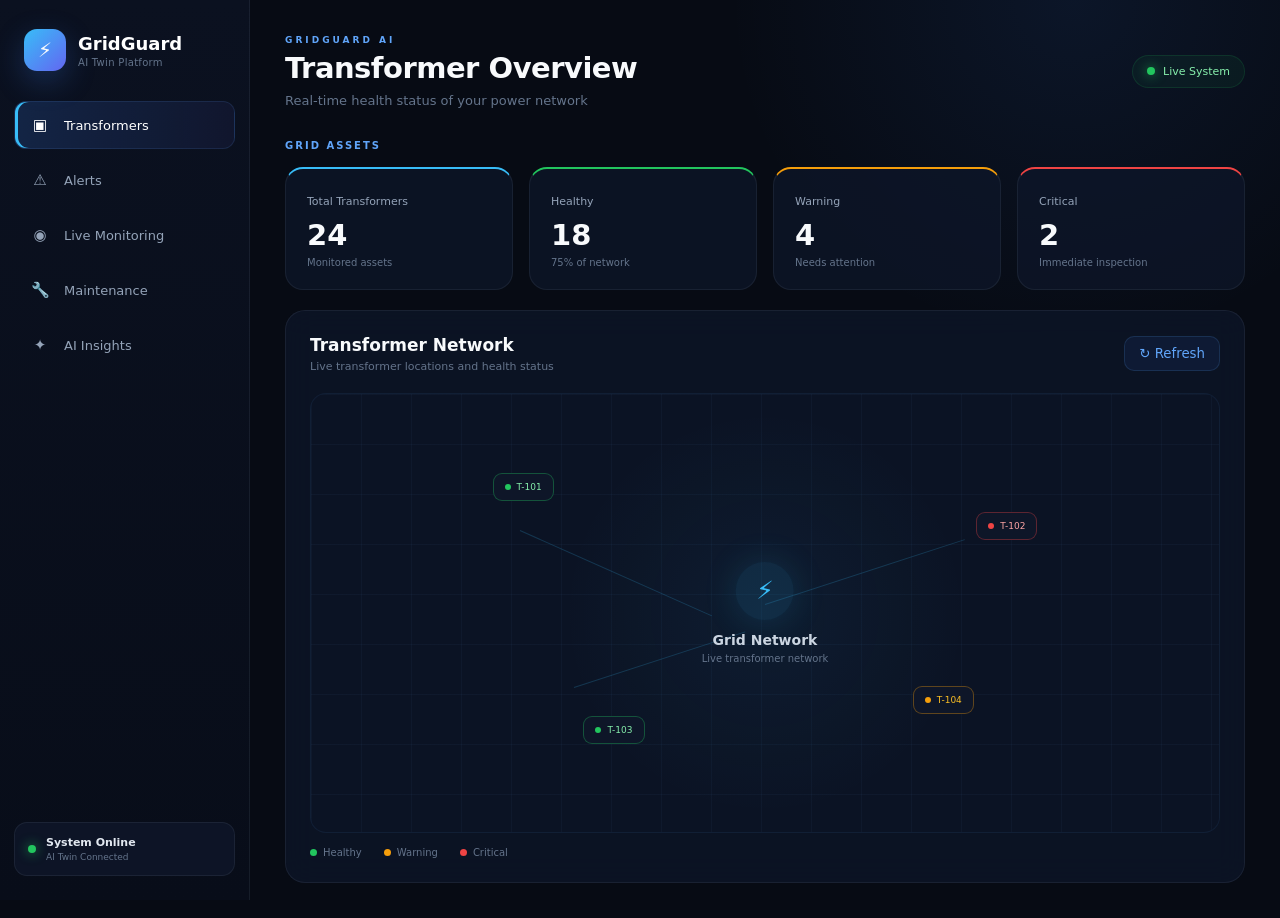
<file: index.html>
<!DOCTYPE html>
<html lang="en">
<head>
    <meta charset="UTF-8">
    <meta name="viewport" content="width=device-width, initial-scale=1.0">

    <title>GridGuard AI | Transformer Intelligence</title>

    <!-- CSS -->
    <link rel="stylesheet" href="/style.css">
</head>

<body>

<div class="app">

    <!-- ================= SIDEBAR ================= -->

    <aside class="sidebar">

        <div class="brand">

            <div class="brand-logo">⚡</div>

            <div class="brand-text">
                <h2>GridGuard</h2>
                <span>AI Twin Platform</span>
            </div>

        </div>


        <nav class="navigation" aria-label="Dashboard navigation">

            <button
                class="nav-item active"
                data-target="transformers"
                type="button">

                <span class="nav-icon">▣</span>
                <span>Transformers</span>

            </button>


            <button
                class="nav-item"
                data-target="alerts"
                type="button">

                <span class="nav-icon">⚠</span>
                <span>Alerts</span>

            </button>


            <button
                class="nav-item"
                data-target="monitoring"
                type="button">

                <span class="nav-icon">◉</span>
                <span>Live Monitoring</span>

            </button>


            <button
                class="nav-item"
                data-target="maintenance"
                type="button">

                <span class="nav-icon">🔧</span>
                <span>Maintenance</span>

            </button>


            <button
                class="nav-item"
                data-target="insights"
                type="button">

                <span class="nav-icon">✦</span>
                <span>AI Insights</span>

            </button>

        </nav>


        <div class="sidebar-footer">

            <div class="connection">

                <span class="online-dot"></span>

                <div>
                    <strong>System Online</strong>
                    <small>AI Twin Connected</small>
                </div>

            </div>

        </div>

    </aside>


    <!-- ================= MAIN CONTENT ================= -->

    <main class="main">

        <!-- TOPBAR -->

        <header class="topbar">

            <div>

                <div class="eyebrow">
                    GRIDGUARD AI
                </div>

                <h1 id="pageTitle">
                    Transformer Overview
                </h1>

                <p id="pageSubtitle">
                    Real-time health status of your power network
                </p>

            </div>


            <div class="top-status">

                <span class="online-dot"></span>

                <span>Live System</span>

            </div>

        </header>


        <!-- =================================================
             TRANSFORMERS
        ================================================== -->

        <section
            id="transformers"
            class="page active-page">

            <div class="section-label">
                GRID ASSETS
            </div>


            <div class="stats">

                <div class="stat-card blue">

                    <span>Total Transformers</span>

                    <strong id="totalTransformers">
                        24
                    </strong>

                    <small>
                        Monitored assets
                    </small>

                </div>


                <div class="stat-card green">

                    <span>Healthy</span>

                    <strong id="healthyTransformers">
                        18
                    </strong>

                    <small>
                        75% of network
                    </small>

                </div>


                <div class="stat-card orange">

                    <span>Warning</span>

                    <strong id="warningTransformers">
                        4
                    </strong>

                    <small>
                        Needs attention
                    </small>

                </div>


                <div class="stat-card red">

                    <span>Critical</span>

                    <strong id="criticalTransformers">
                        2
                    </strong>

                    <small>
                        Immediate inspection
                    </small>

                </div>

            </div>


            <div class="panel">

                <div class="panel-header">

                    <div>

                        <h2>
                            Transformer Network
                        </h2>

                        <p>
                            Live transformer locations and health status
                        </p>

                    </div>


                    <button
                        class="action-button"
                        id="refreshButton"
                        type="button">

                        ↻ Refresh

                    </button>

                </div>


                <div class="map">

                    <div class="map-grid"></div>

                    <div class="connection-line line-a"></div>
                    <div class="connection-line line-b"></div>
                    <div class="connection-line line-c"></div>


                    <div class="map-center">

                        <div class="map-pulse">
                            ⚡
                        </div>

                        <h3>
                            Grid Network
                        </h3>

                        <p>
                            Live transformer network
                        </p>

                    </div>


                    <button
                        class="transformer-marker healthy-marker marker-1"
                        data-transformer="T-101"
                        type="button">

                        <span class="marker-dot"></span>
                        T-101

                    </button>


                    <button
                        class="transformer-marker critical-marker marker-2"
                        data-transformer="T-102"
                        type="button">

                        <span class="marker-dot"></span>
                        T-102

                    </button>


                    <button
                        class="transformer-marker healthy-marker marker-3"
                        data-transformer="T-103"
                        type="button">

                        <span class="marker-dot"></span>
                        T-103

                    </button>


                    <button
                        class="transformer-marker warning-marker marker-4"
                        data-transformer="T-104"
                        type="button">

                        <span class="marker-dot"></span>
                        T-104

                    </button>

                </div>


                <div class="map-legend">

                    <span>
                        <i class="legend-dot healthy"></i>
                        Healthy
                    </span>

                    <span>
                        <i class="legend-dot warning"></i>
                        Warning
                    </span>

                    <span>
                        <i class="legend-dot critical"></i>
                        Critical
                    </span>

                </div>

            </div>

        </section>


        <!-- =================================================
             ALERTS
        ================================================== -->

        <section
            id="alerts"
            class="page">

            <div class="section-label">
                ALERT CENTER
            </div>


            <div class="panel">

                <div class="panel-header">

                    <div>

                        <h2>
                            Active Alerts
                        </h2>

                        <p>
                            Abnormal conditions detected by GridGuard AI
                        </p>

                    </div>


                    <span class="badge danger-badge">
                        2 Active
                    </span>

                </div>


                <div class="alert-list">


                    <div class="alert critical">

                        <div class="alert-icon">
                            !
                        </div>

                        <div class="alert-content">

                            <strong>
                                Transformer T-102
                            </strong>

                            <p>
                                Critical temperature and load detected.
                            </p>

                        </div>

                        <span>
                            2 min ago
                        </span>

                    </div>


                    <div class="alert warning">

                        <div class="alert-icon">
                            !
                        </div>

                        <div class="alert-content">

                            <strong>
                                Transformer T-104
                            </strong>

                            <p>
                                Abnormal vibration detected.
                            </p>

                        </div>

                        <span>
                            8 min ago
                        </span>

                    </div>


                    <div class="alert normal">

                        <div class="alert-icon">
                            ✓
                        </div>

                        <div class="alert-content">

                            <strong>
                                Transformer T-101
                            </strong>

                            <p>
                                Operating within normal parameters.
                            </p>

                        </div>

                        <span>
                            12 min ago
                        </span>

                    </div>

                </div>

            </div>


            <div class="alert-summary">

                <div>
                    <span>Critical</span>
                    <strong>1</strong>
                </div>

                <div>
                    <span>Warning</span>
                    <strong>1</strong>
                </div>

                <div>
                    <span>Resolved</span>
                    <strong>12</strong>
                </div>

            </div>

        </section>


        <!-- =================================================
             LIVE MONITORING
        ================================================== -->

        <section
            id="monitoring"
            class="page">

            <div class="section-label">
                REAL-TIME TELEMETRY
            </div>


            <div class="monitor-grid">


                <div class="sensor-card">

                    <span>
                        Temperature
                    </span>

                    <strong id="temperature">
                        72°C
                    </strong>

                    <small class="normal-text">
                        ● Normal
                    </small>

                </div>


                <div class="sensor-card">

                    <span>
                        Voltage
                    </span>

                    <strong id="voltage">
                        11.2 kV
                    </strong>

                    <small class="normal-text">
                        ● Stable
                    </small>

                </div>


                <div class="sensor-card">

                    <span>
                        Current
                    </span>

                    <strong id="current">
                        34 A
                    </strong>

                    <small class="normal-text">
                        ● Normal load
                    </small>

                </div>


                <div class="sensor-card">

                    <span>
                        Load
                    </span>

                    <strong id="load">
                        62%
                    </strong>

                    <small class="normal-text">
                        ● Safe
                    </small>

                </div>


                <div class="sensor-card">

                    <span>
                        Vibration
                    </span>

                    <strong id="vibration">
                        2.4
                    </strong>

                    <small class="normal-text">
                        ● Normal
                    </small>

                </div>


                <div class="sensor-card">

                    <span>
                        Oil Temperature
                    </span>

                    <strong id="oilTemperature">
                        68°C
                    </strong>

                    <small class="normal-text">
                        ● Normal
                    </small>

                </div>

            </div>


            <div class="panel monitoring-panel">

                <div class="panel-header">

                    <div>

                        <h2>
                            Live Sensor Stream
                        </h2>

                        <p>
                            Real-time transformer telemetry
                        </p>

                    </div>


                    <span class="live-badge">
                        ● LIVE
                    </span>

                </div>


                <div class="chart">

                    <div class="chart-line"></div>

                    <div class="chart-text">
                        LIVE TELEMETRY
                    </div>

                </div>

            </div>

        </section>


        <!-- =================================================
             MAINTENANCE
        ================================================== -->

        <section
            id="maintenance"
            class="page">

            <div class="section-label">
                ASSET MANAGEMENT
            </div>


            <div class="panel">

                <div class="panel-header">

                    <div>

                        <h2>
                            Maintenance Schedule
                        </h2>

                        <p>
                            Upcoming transformer maintenance
                        </p>

                    </div>


                    <span class="badge">
                        3 Scheduled
                    </span>

                </div>


                <div class="maintenance-list">


                    <div class="maintenance">

                        <div class="maintenance-icon">
                            🔧
                        </div>

                        <div class="maintenance-info">

                            <strong>
                                Transformer T-101
                            </strong>

                            <p>
                                Routine inspection
                            </p>

                        </div>

                        <span>
                            18 Aug 2026
                        </span>

                    </div>


                    <div class="maintenance">

                        <div class="maintenance-icon">
                            🛠
                        </div>

                        <div class="maintenance-info">

                            <strong>
                                Transformer T-106
                            </strong>

                            <p>
                                Oil quality inspection
                            </p>

                        </div>

                        <span>
                            22 Aug 2026
                        </span>

                    </div>


                    <div class="maintenance">

                        <div class="maintenance-icon">
                            🔧
                        </div>

                        <div class="maintenance-info">

                            <strong>
                                Transformer T-112
                            </strong>

                            <p>
                                Thermal inspection
                            </p>

                        </div>

                        <span>
                            27 Aug 2026
                        </span>

                    </div>

                </div>

            </div>

        </section>


        <!-- =================================================
             AI INSIGHTS
        ================================================== -->

        <section
            id="insights"
            class="page">

            <div class="section-label">
                ARTIFICIAL INTELLIGENCE
            </div>


            <div class="ai-panel">

                <div class="ai-header">

                    <div class="ai-logo">
                        ✦
                    </div>

                    <div>

                        <h2>
                            GridGuard AI Twin
                        </h2>

                        <p>
                            Intelligent transformer health prediction
                        </p>

                    </div>

                </div>


                <div class="health-score">

                    <span>
                        Network Health Score
                    </span>


                    <div class="score-row">

                        <strong>
                            86.4
                        </strong>

                        <small>
                            / 100
                        </small>

                    </div>


                    <div class="score-bar">

                        <div class="score-progress"></div>

                    </div>

                </div>


                <div class="ai-recommendation">

                    <span>
                        AI RECOMMENDATION
                    </span>

                    <h3>
                        Transformer T-102 requires inspection
                    </h3>

                    <p>
                        Elevated temperature and load conditions
                        indicate increased operational risk.
                        GridGuard recommends inspection and
                        continued monitoring.
                    </p>

                </div>


                <div class="ai-cards">

                    <div>

                        <span>
                            AI Confidence
                        </span>

                        <strong>
                            94%
                        </strong>

                    </div>


                    <div>

                        <span>
                            Risk Level
                        </span>

                        <strong class="risk-high">
                            HIGH
                        </strong>

                    </div>


                    <div>

                        <span>
                            Prediction
                        </span>

                        <strong>
                            24h
                        </strong>

                    </div>
</file>
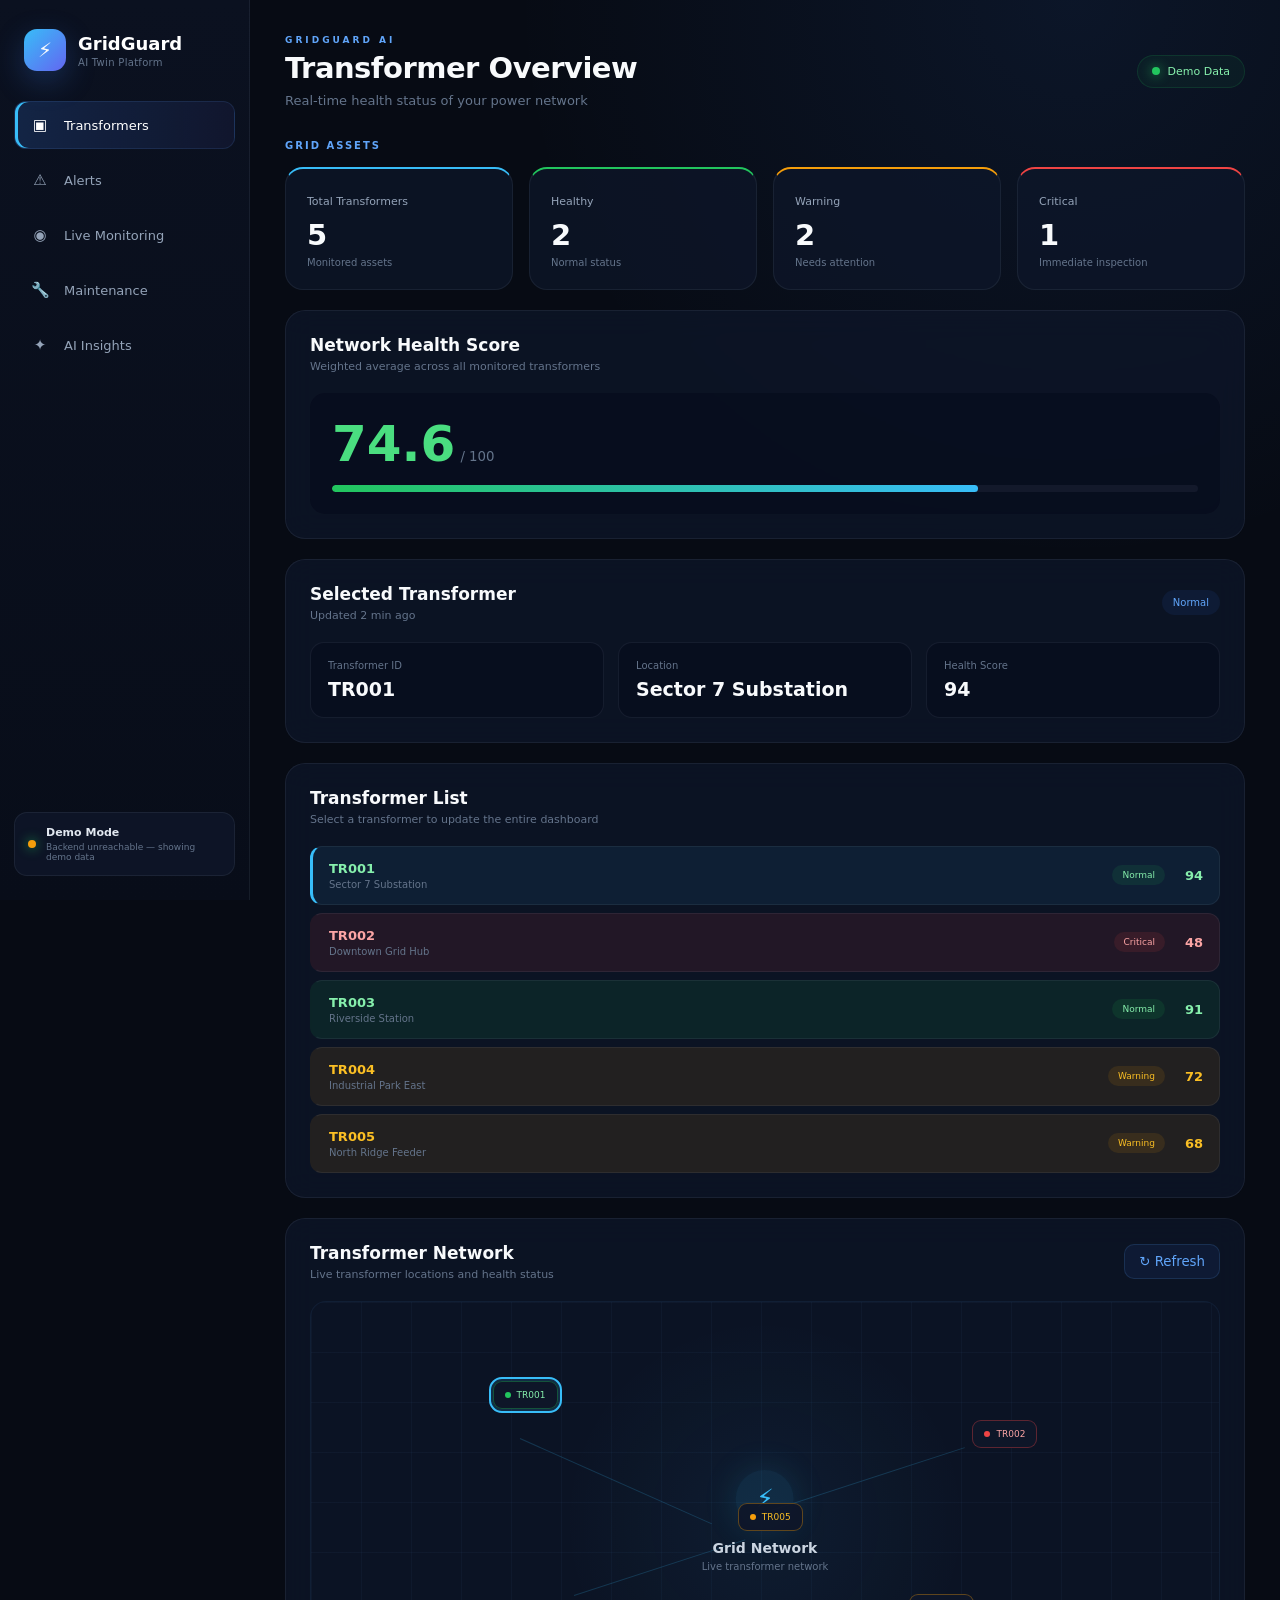
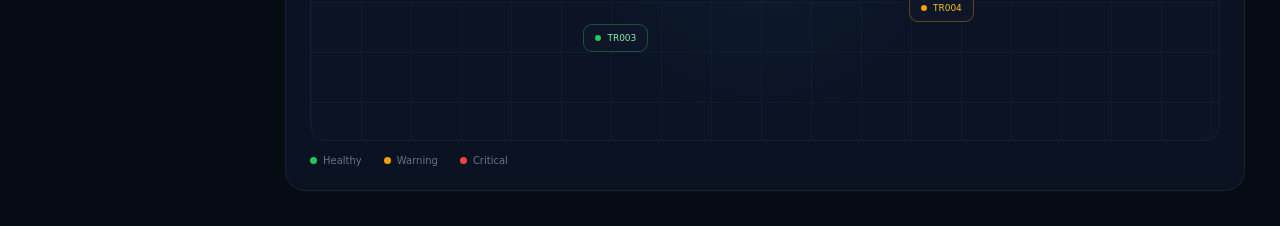
<file: templates/index.html>
<!DOCTYPE html>
<html lang="en">
<head>
    <meta charset="UTF-8">
    <meta name="viewport" content="width=device-width, initial-scale=1.0">

    <title>GridGuard AI | Transformer Intelligence</title>

    <!-- CSS -->
    <link rel="stylesheet" href="/static/style.css">
</head>

<body>

<div class="app">

    <!-- ================= SIDEBAR ================= -->

    <aside class="sidebar">

        <div class="brand">
            <div class="brand-logo">⚡</div>
            <div class="brand-text">
                <h2>GridGuard</h2>
                <span>AI Twin Platform</span>
            </div>
        </div>

        <nav class="navigation" aria-label="Dashboard navigation">

            <button class="nav-item active" data-target="transformers" type="button">
                <span class="nav-icon">▣</span>
                <span>Transformers</span>
            </button>

            <button class="nav-item" data-target="alerts" type="button">
                <span class="nav-icon">⚠</span>
                <span>Alerts</span>
            </button>

            <button class="nav-item" data-target="monitoring" type="button">
                <span class="nav-icon">◉</span>
                <span>Live Monitoring</span>
            </button>

            <button class="nav-item" data-target="maintenance" type="button">
                <span class="nav-icon">🔧</span>
                <span>Maintenance</span>
            </button>

            <button class="nav-item" data-target="insights" type="button">
                <span class="nav-icon">✦</span>
                <span>AI Insights</span>
            </button>

        </nav>

        <div class="sidebar-footer">
            <div class="connection">
                <span class="online-dot" id="connectionDot"></span>
                <div>
                    <strong id="connectionLabel">System Online</strong>
                    <small id="connectionSub">AI Twin Connected</small>
                </div>
            </div>
        </div>

    </aside>


    <!-- ================= MAIN CONTENT ================= -->

    <main class="main">

        <!-- TOPBAR -->
        <header class="topbar">
            <div>
                <div class="eyebrow">GRIDGUARD AI</div>
                <h1 id="pageTitle">Transformer Overview</h1>
                <p id="pageSubtitle">Real-time health status of your power network</p>
            </div>

            <div class="top-status">
                <span class="online-dot"></span>
                <span id="topStatusLabel">Live System</span>
            </div>
        </header>


        <!-- =================================================
             TRANSFORMERS
        ================================================== -->

        <section id="transformers" class="page active-page">

            <div class="section-label">GRID ASSETS</div>

            <div class="stats">

                <div class="stat-card blue">
                    <span>Total Transformers</span>
                    <strong id="totalTransformers">--</strong>
                    <small>Monitored assets</small>
                </div>

                <div class="stat-card green">
                    <span>Healthy</span>
                    <strong id="healthyTransformers">--</strong>
                    <small>Normal status</small>
                </div>

                <div class="stat-card orange">
                    <span>Warning</span>
                    <strong id="warningTransformers">--</strong>
                    <small>Needs attention</small>
                </div>

                <div class="stat-card red">
                    <span>Critical</span>
                    <strong id="criticalTransformers">--</strong>
                    <small>Immediate inspection</small>
                </div>

            </div>

            <div class="panel" style="margin-bottom:20px;">
                <div class="panel-header">
                    <div>
                        <h2>Network Health Score</h2>
                        <p>Weighted average across all monitored transformers</p>
                    </div>
                </div>
                <div class="health-score" style="margin-top:0;">
                    <div class="score-row">
                        <strong id="networkHealthScore">--</strong>
                        <small>/ 100</small>
                    </div>
                    <div class="score-bar">
                        <div class="score-progress" id="networkHealthBar" style="width:0%;"></div>
                    </div>
                </div>
            </div>

            <div class="panel" style="margin-bottom:20px;">
                <div class="panel-header">
                    <div>
                        <h2>Selected Transformer</h2>
                        <p id="selectedTransformerUpdated">Updated just now</p>
                    </div>
                    <span class="badge" id="selectedTransformerStatus">--</span>
                </div>

                <div class="ai-cards">
                    <div>
                        <span>Transformer ID</span>
                        <strong id="selectedTransformerId">--</strong>
                    </div>
                    <div>
                        <span>Location</span>
                        <strong id="selectedTransformerLocation">--</strong>
                    </div>
                    <div>
                        <span>Health Score</span>
                        <strong id="selectedTransformerHealth">--</strong>
                    </div>
                </div>
            </div>

            <div class="panel" style="margin-bottom:20px;">
                <div class="panel-header">
                    <div>
                        <h2>Transformer List</h2>
                        <p>Select a transformer to update the entire dashboard</p>
                    </div>
                </div>

                <div class="transformer-list" id="transformerList">
                    <!-- populated by script.js -->
                </div>
            </div>

            <div class="panel">

                <div class="panel-header">
                    <div>
                        <h2>Transformer Network</h2>
                        <p>Live transformer locations and health status</p>
                    </div>
                    <button class="action-button" id="refreshButton" type="button">↻ Refresh</button>
                </div>

                <div class="map">

                    <div class="map-grid"></div>

                    <div class="connection-line line-a"></div>
                    <div class="connection-line line-b"></div>
                    <div class="connection-line line-c"></div>

                    <div class="map-center">
                        <div class="map-pulse">⚡</div>
                        <h3>Grid Network</h3>
                        <p>Live transformer network</p>
                    </div>

                    <button class="transformer-marker healthy-marker marker-1" data-transformer="TR001" type="button">
                        <span class="marker-dot"></span>TR001
                    </button>

                    <button class="transformer-marker critical-marker marker-2" data-transformer="TR002" type="button">
                        <span class="marker-dot"></span>TR002
                    </button>

                    <button class="transformer-marker healthy-marker marker-3" data-transformer="TR003" type="button">
                        <span class="marker-dot"></span>TR003
                    </button>

                    <button class="transformer-marker warning-marker marker-4" data-transformer="TR004" type="button">
                        <span class="marker-dot"></span>TR004
                    </button>

                    <button class="transformer-marker warning-marker marker-5" data-transformer="TR005" type="button">
                        <span class="marker-dot"></span>TR005
                    </button>

                </div>

                <div class="map-legend">
                    <span><i class="legend-dot healthy"></i>Healthy</span>
                    <span><i class="legend-dot warning"></i>Warning</span>
                    <span><i class="legend-dot critical"></i>Critical</span>
                </div>

            </div>

        </section>


        <!-- =================================================
             ALERTS
        ================================================== -->

        <section id="alerts" class="page">

            <div class="section-label">ALERT CENTER</div>

            <div class="panel">

                <div class="panel-header">
                    <div>
                        <h2>Active Alerts</h2>
                        <p>Abnormal conditions detected by GridGuard AI</p>
                    </div>
                    <span class="badge danger-badge" id="activeAlertsBadge">0 Active</span>
                </div>

                <div class="alert-filters">
                    <button class="alert-filter-btn active" data-filter="all" type="button">All</button>
                    <button class="alert-filter-btn" data-filter="critical" type="button">Critical</button>
                    <button class="alert-filter-btn" data-filter="warning" type="button">Warning</button>
                    <button class="alert-filter-btn" data-filter="resolved" type="button">Resolved</button>
                </div>

                <div class="alert-list" id="alertListContainer">
                    <!-- populated by script.js -->
                </div>

            </div>

            <div class="alert-summary">
                <div>
                    <span>Critical</span>
                    <strong id="alertSummaryCritical">0</strong>
                </div>
                <div>
                    <span>Warning</span>
                    <strong id="alertSummaryWarning">0</strong>
                </div>
                <div>
                    <span>Resolved</span>
                    <strong id="alertSummaryResolved">0</strong>
                </div>
            </div>

        </section>


        <!-- =================================================
             LIVE MONITORING
        ================================================== -->

        <section id="monitoring" class="page">

            <div class="section-label">REAL-TIME TELEMETRY</div>

            <div class="monitor-grid">

                <div class="sensor-card">
                    <span>Temperature</span>
                    <strong id="temperature">-- °C</strong>
                    <small id="temperatureStatus" class="normal-text">● Normal</small>
                    <canvas class="sensor-spark" id="chart-temperature"></canvas>
                </div>

                <div class="sensor-card">
                    <span>Voltage</span>
                    <strong id="voltage">-- kV</strong>
                    <small id="voltageStatus" class="normal-text">● Stable</small>
                    <canvas class="sensor-spark" id="chart-voltage"></canvas>
                </div>

                <div class="sensor-card">
                    <span>Current</span>
                    <strong id="current">-- A</strong>
                    <small id="currentStatus" class="normal-text">● Normal load</small>
                    <canvas class="sensor-spark" id="chart-current"></canvas>
                </div>

                <div class="sensor-card">
                    <span>Load</span>
                    <strong id="load">-- %</strong>
                    <small id="loadStatus" class="normal-text">● Safe</small>
                    <canvas class="sensor-spark" id="chart-load"></canvas>
                </div>

                <div class="sensor-card">
                    <span>Vibration</span>
                    <strong id="vibration">--</strong>
                    <small id="vibrationStatus" class="normal-text">● Normal</small>
                    <canvas class="sensor-spark" id="chart-vibration"></canvas>
                </div>

                <div class="sensor-card">
                    <span>Oil Temperature</span>
                    <strong id="oilTemperature">-- °C</strong>
                    <small id="oilTemperatureStatus" class="normal-text">● Normal</small>
                    <canvas class="sensor-spark" id="chart-oilTemperature"></canvas>
                </div>

            </div>

            <div class="panel monitoring-panel">
                <div class="panel-header">
                    <div>
                        <h2>Live Sensor Stream</h2>
                        <p>Real-time transformer telemetry — updates every few seconds</p>
                    </div>
                    <span class="live-badge">● LIVE</span>
                </div>
                <p style="color:#64748b; font-size:11px;">
                    Each sensor card above shows its own live trend line. Values simulate small
                    real-time fluctuations around the selected transformer's current readings.
                </p>
            </div>

        </section>


        <!-- =================================================
             MAINTENANCE
        ================================================== -->

        <section id="maintenance" class="page">

            <div class="section-label">ASSET MANAGEMENT</div>

            <div class="panel">
                <div class="panel-header">
                    <div>
                        <h2>Maintenance Schedule</h2>
                        <p>Upcoming transformer maintenance</p>
                    </div>
                    <span class="badge">Scheduled</span>
                </div>

                <div class="maintenance-list" id="maintenanceListContainer">
                    <!-- populated by script.js -->
                </div>
            </div>

        </section>


        <!-- =================================================
             AI INSIGHTS
        ================================================== -->

        <section id="insights" class="page">

            <div class="section-label">ARTIFICIAL INTELLIGENCE</div>

            <div class="ai-panel">

                <div class="ai-header">
                    <div class="ai-logo">✦</div>
                    <div>
                        <h2>GridGuard AI Twin — <span id="aiTransformerId">--</span></h2>
                        <p>Intelligent transformer health prediction</p>
                    </div>
                </div>

                <div class="health-score">
                    <span>AI Twin Health Score</span>
                    <div class="score-row">
                        <strong id="aiHealthScore">--</strong>
                        <small>/ 100</small>
                    </div>
                    <div class="score-bar">
                        <div class="score-progress" id="aiHealthBar" style="width:0%;"></div>
                    </div>
                </div>

                <div class="ai-recommendation">
                    <span>AI RECOMMENDATION</span>
                    <h3 id="aiTransformerHeadline">AI Recommendation</h3>
                    <p id="aiRecommendationText">--</p>
                </div>

                <div class="ai-recommendation" style="border-left-color:#38bdf8; background: rgba(56,189,248,.06); margin-top:14px;">
                    <span style="color:#7dd3fc;">AI PREDICTION</span>
                    <p id="aiPredictionText" style="margin-top:8px;">--</p>
                </div>

                <div class="ai-cards">

                    <div>
                        <span>AI Confidence</span>
                        <strong id="aiConfidence">--</strong>
                    </div>

                    <div>
                        <span>Risk Level</span>
                        <strong class="risk-normal" id="aiRiskLevel">--</strong>
                    </div>

                    <div>
                        <span>Contributing Factors</span>
                        <div class="factor-list" id="aiFactors"></div>
                    </div>

                </div>

            </div>

        </section>

    </main>

</div>

<script src="/static/script.js"></script>

</body>
</html>
</file>
<file: style.css>
/* =========================================================
   GRIDGUARD AI
   PREMIUM DARK ENERGY DASHBOARD
========================================================= */

* {
    margin: 0;
    padding: 0;
    box-sizing: border-box;
}


:root {

    --bg: #070b14;
    --sidebar: #0b1120;
    --card: #0f172a;
    --card-light: #111c31;

    --border: rgba(148,163,184,0.10);

    --text: #f8fafc;
    --muted: #64748b;
    --muted-light: #94a3b8;

    --blue: #38bdf8;
    --green: #22c55e;
    --orange: #f59e0b;
    --red: #ef4444;
    --purple: #8b5cf6;
}


html {
    scroll-behavior: smooth;
}


body {

    font-family:
        Inter,
        system-ui,
        -apple-system,
        BlinkMacSystemFont,
        "Segoe UI",
        sans-serif;

    background: var(--bg);

    color: var(--text);

    min-height: 100vh;

    overflow-x: hidden;
}


/* =========================================================
   APP
========================================================= */

.app {
    min-height: 100vh;
}


/* =========================================================
   SIDEBAR
========================================================= */

.sidebar {

    position: fixed;

    left: 0;
    top: 0;

    width: 250px;
    height: 100vh;

    background:
        linear-gradient(
            180deg,
            #0b1120 0%,
            #080d19 100%
        );

    border-right:
        1px solid var(--border);

    padding: 24px 14px;

    display: flex;
    flex-direction: column;

    z-index: 1000;
}


/* BRAND */

.brand {

    display: flex;

    align-items: center;

    gap: 12px;

    padding:
        5px 10px 30px;
}


.brand-logo {

    width: 42px;
    height: 42px;

    flex-shrink: 0;

    border-radius: 13px;

    display: flex;

    align-items: center;
    justify-content: center;

    font-size: 20px;

    background:
        linear-gradient(
            135deg,
            #38bdf8,
            #6366f1
        );

    box-shadow:
        0 10px 30px
        rgba(59,130,246,.25);
}


.brand h2 {

    font-size: 18px;

    color: white;
}


.brand span {

    display: block;

    margin-top: 3px;

    color: #64748b;

    font-size: 10px;

    letter-spacing: .3px;
}


/* =========================================================
   NAVIGATION
========================================================= */

.navigation {

    display: flex;

    flex-direction: column;

    gap: 7px;
}


.nav-item {

    width: 100%;

    min-height: 48px;

    border: 1px solid transparent;

    outline: none;

    background: transparent;

    color: #94a3b8;

    padding: 12px 14px;

    border-radius: 12px;

    display: flex;

    align-items: center;

    gap: 13px;

    font-family: inherit;

    font-size: 13px;

    cursor: pointer;

    text-align: left;

    transition:
        background .2s ease,
        color .2s ease,
        transform .2s ease,
        border .2s ease;
}


.nav-item:hover {

    background:
        rgba(59,130,246,.08);

    color: #e2e8f0;

    transform:
        translateX(2px);
}


.nav-item:focus-visible {

    outline:
        2px solid var(--blue);

    outline-offset: 2px;
}


.nav-item.active {

    color: white;

    background:
        linear-gradient(
            90deg,
            rgba(59,130,246,.18),
            rgba(99,102,241,.07)
        );

    border:
        1px solid
        rgba(96,165,250,.12);

    box-shadow:
        inset 3px 0 0 #38bdf8;
}


.nav-icon {

    width: 22px;

    flex-shrink: 0;

    text-align: center;

    font-size: 15px;
}


/* =========================================================
   SIDEBAR FOOTER
========================================================= */

.sidebar-footer {

    margin-top: auto;
}


.connection {

    display: flex;

    align-items: center;

    gap: 10px;

    padding: 13px;

    border-radius: 13px;

    background:
        rgba(15,23,42,.8);

    border:
        1px solid var(--border);
}


.connection strong {

    display: block;

    font-size: 11px;

    color: #e2e8f0;
}


.connection small {

    display: block;

    margin-top: 3px;

    color: #64748b;

    font-size: 9px;
}


.online-dot {

    width: 8px;
    height: 8px;

    flex-shrink: 0;

    display: inline-block;

    border-radius: 50%;

    background: #22c55e;

    box-shadow:
        0 0 12px
        rgba(34,197,94,.8);
}


/* =========================================================
   MAIN
========================================================= */

.main {

    margin-left: 250px;

    min-height: 100vh;

    padding: 35px;

    background:

        radial-gradient(
            circle at 80% 0%,
            rgba(59,130,246,.09),
            transparent 28%
        ),

        #070b14;
}


/* =========================================================
   TOPBAR
========================================================= */

.topbar {

    display: flex;

    justify-content: space-between;

    align-items: center;

    gap: 20px;

    margin-bottom: 32px;
}


.eyebrow {

    color: #60a5fa;

    font-size: 9px;

    font-weight: 700;

    letter-spacing: 3px;

    margin-bottom: 6px;
}


.topbar h1 {

    font-size: 29px;

    line-height: 1.2;

    letter-spacing: -.5px;
}


.topbar p {

    margin-top: 7px;

    color: var(--muted);

    font-size: 13px;
}


.top-status {

    display: flex;

    align-items: center;

    gap: 8px;

    padding: 9px 14px;

    border-radius: 20px;

    white-space: nowrap;

    background:
        rgba(34,197,94,.06);

    border:
        1px solid
        rgba(34,197,94,.14);

    color: #86efac;

    font-size: 11px;
}


/* =========================================================
   PAGE SYSTEM
========================================================= */

.page {

    display: none;

    animation:
        pageIn .25s ease;
}


.page.active-page {

    display: block;
}


@keyframes pageIn {

    from {

        opacity: 0;

        transform:
            translateY(8px);
    }

    to {

        opacity: 1;

        transform:
            translateY(0);
    }
}


.section-label {

    color: #60a5fa;

    font-size: 10px;

    font-weight: 700;

    letter-spacing: 2px;

    margin-bottom: 16px;
}


/* =========================================================
   STATS
========================================================= */

.stats {

    display: grid;

    grid-template-columns:
        repeat(4,1fr);

    gap: 16px;

    margin-bottom: 20px;
}


.stat-card {

    padding: 21px;

    border-radius: 18px;

    background:
        rgba(15,23,42,.72);

    border:
        1px solid var(--border);

    transition:
        transform .2s ease,
        border-color .2s ease;
}


.stat-card:hover {

    transform:
        translateY(-3px);

    border-color:
        rgba(96,165,250,.18);
}


.stat-card span {

    color: #94a3b8;

    font-size: 11px;
}


.stat-card strong {

    display: block;

    margin-top: 9px;

    font-size: 29px;
}


.stat-card small {

    display: block;

    margin-top: 5px;

    color: #64748b;

    font-size: 10px;
}


.stat-card.blue {
    border-top: 2px solid var(--blue);
}

.stat-card.green {
    border-top: 2px solid var(--green);
}

.stat-card.orange {
    border-top: 2px solid var(--orange);
}

.stat-card.red {
    border-top: 2px solid var(--red);
}


/* =========================================================
   PANELS
========================================================= */

.panel {

    padding: 24px;

    border-radius: 20px;

    background:
        rgba(15,23,42,.72);

    border:
        1px solid var(--border);

    backdrop-filter:
        blur(15px);
}


.panel-header {

    display: flex;

    align-items: center;

    justify-content: space-between;

    gap: 15px;

    margin-bottom: 20px;
}


.panel-header h2 {

    font-size: 17px;
}


.panel-header p {

    margin-top: 5px;

    color: var(--muted);

    font-size: 11px;
}


.action-button {

    border:
        1px solid
        rgba(96,165,250,.15);

    background:
        rgba(59,130,246,.08);

    color: #60a5fa;

    padding: 9px 14px;

    border-radius: 10px;

    font-family: inherit;

    cursor: pointer;

    transition:
        .2s ease;
}


.action-button:hover {

    background:
        rgba(59,130,246,.16);

    transform:
        translateY(-1px);
}


.badge {

    padding: 7px 11px;

    border-radius: 20px;

    background:
        rgba(59,130,246,.08);

    color: #60a5fa;

    font-size: 10px;

    white-space: nowrap;
}


.danger-badge {

    color: #fca5a5;

    background:
        rgba(239,68,68,.08);
}


/* =========================================================
   MAP
========================================================= */

.map {

    position: relative;

    height: 440px;

    overflow: hidden;

    border-radius: 16px;

    border:
        1px solid
        rgba(96,165,250,.08);

    background:
        radial-gradient(
            circle at center,
            rgba(56,189,248,.06),
            transparent 40%
        ),

        #0b1324;
}


.map-grid {

    position: absolute;

    inset: 0;

    background-image:

        linear-gradient(
            rgba(96,165,250,.045) 1px,
            transparent 1px
        ),

        linear-gradient(
            90deg,
            rgba(96,165,250,.045) 1px,
            transparent 1px
        );

    background-size:
        50px 50px;
}


.map-center {

    position: absolute;

    top: 50%;
    left: 50%;

    transform:
        translate(-50%,-50%);

    text-align: center;

    color: #64748b;

    z-index: 5;
}


.map-pulse {

    width: 58px;
    height: 58px;

    margin:
        0 auto 12px;

    border-radius: 50%;

    display: flex;

    align-items: center;
    justify-content: center;

    background:
        rgba(56,189,248,.1);

    color: #38bdf8;

    font-size: 25px;

    box-shadow:
        0 0 35px
        rgba(56,189,248,.15);

    animation:
        pulse 2s infinite;
}


@keyframes pulse {

    0%,100% {
        transform: scale(1);
    }

    50% {
        transform: scale(1.08);
    }
}


.map-center h3 {

    color: #cbd5e1;

    font-size: 14px;
}


.map-center p {

    margin-top: 5px;

    font-size: 10px;
}


/* CONNECTION LINES */

.connection-line {

    position: absolute;

    height: 1px;

    background:
        rgba(56,189,248,.2);

    transform-origin: left center;

    z-index: 1;
}


.line-a {

    width: 210px;

    left: 23%;

    top: 31%;

    transform:
        rotate(24deg);
}


.line-b {

    width: 210px;

    left: 50%;

    top: 48%;

    transform:
        rotate(-18deg);
}


.line-c {

    width: 180px;

    left: 29%;

    top: 67%;

    transform:
        rotate(-18deg);
}


/* TRANSFORMER MARKERS */

.transformer-marker {

    position: absolute;

    padding: 8px 11px;

    border-radius: 9px;

    display: flex;

    align-items: center;

    gap: 6px;

    font-family: inherit;

    font-size: 9px;

    cursor: pointer;

    z-index: 10;

    transition:
        transform .2s ease,
        box-shadow .2s ease;
}


.transformer-marker:hover {

    transform:
        scale(1.08);
}


.healthy-marker {

    background:
        rgba(15,23,42,.95);

    border:
        1px solid
        rgba(34,197,94,.35);

    color: #86efac;
}


.warning-marker {

    background:
        rgba(15,23,42,.95);

    border:
        1px solid
        rgba(245,158,11,.35);

    color: #fbbf24;
}


.critical-marker {

    background:
        rgba(15,23,42,.95);

    border:
        1px solid
        rgba(239,68,68,.35);

    color: #fca5a5;
}


.marker-dot {

    width: 6px;
    height: 6px;

    border-radius: 50%;
}


.healthy-marker .marker-dot {
    background: var(--green);
}

.warning-marker .marker-dot {
    background: var(--orange);
}

.critical-marker .marker-dot {
    background: var(--red);
}


.marker-1 {
    top: 18%;
    left: 20%;
}


.marker-2 {
    top: 27%;
    right: 20%;
}


.marker-3 {
    bottom: 20%;
    left: 30%;
}


.marker-4 {
    bottom: 27%;
    right: 27%;
}


/* MAP LEGEND */

.map-legend {

    display: flex;

    align-items: center;

    gap: 22px;

    margin-top: 14px;

    color: #64748b;

    font-size: 10px;
}


.map-legend span {

    display: flex;

    align-items: center;

    gap: 6px;
}


.legend-dot {

    width: 7px;
    height: 7px;

    border-radius: 50%;

    display: inline-block;
}


.legend-dot.healthy {
    background: var(--green);
}

.legend-dot.warning {
    background: var(--orange);
}

.legend-dot.critical {
    background: var(--red);
}


/* =========================================================
   ALERTS
========================================================= */

.alert-list {

    display: flex;

    flex-direction: column;

    gap: 10px;
}


.alert {

    display: flex;

    align-items: center;

    gap: 13px;

    padding: 16px;

    border-radius: 14px;

    background:
        rgba(30,41,59,.5);

    border:
        1px solid var(--border);

    transition:
        transform .2s ease;
}


.alert:hover {

    transform:
        translateX(3px);
}


.alert-icon {

    width: 34px;
    height: 34px;

    flex-shrink: 0;

    border-radius: 10px;

    display: flex;

    align-items: center;
    justify-content: center;

    font-weight: bold;
}


.alert.critical .alert-icon {

    background:
        rgba(239,68,68,.12);

    color: #f87171;
}


.alert.warning .alert-icon {

    background:
        rgba(245,158,11,.12);

    color: #fbbf24;
}


.alert.normal .alert-icon {

    background:
        rgba(34,197,94,.12);

    color: #4ade80;
}


.alert-content {

    flex: 1;
}


.alert-content strong {

    font-size: 12px;
}


.alert-content p {

    margin-top: 4px;

    color: #64748b;

    font-size: 10px;
}


.alert > span:last-child {

    color: #64748b;

    font-size: 9px;
}


.alert-summary {

    display: grid;

    grid-template-columns:
        repeat(3,1fr);

    gap: 14px;

    margin-top: 20px;
}


.alert-summary div {

    padding: 18px;

    border-radius: 16px;

    background:
        rgba(15,23,42,.7);

    border:
        1px solid var(--border);
}


.alert-summary span {

    display: block;

    color: #64748b;

    font-size: 10px;
}


.alert-summary strong {

    display: block;

    margin-top: 7px;

    font-size: 24px;
}


/* =========================================================
   MONITORING
========================================================= */

.monitor-grid {

    display: grid;

    grid-template-columns:
        repeat(3,1fr);

    gap: 16px;

    margin-bottom: 20px;
}


.sensor-card {

    padding: 22px;

    border-radius: 18px;

    background:
        rgba(15,23,42,.72);

    border:
        1px solid var(--border);

    transition:
        transform .2s ease;
}


.sensor-card:hover {

    transform:
        translateY(-3px);
}


.sensor-card span {

    color: #64748b;

    font-size: 11px;
}


.sensor-card strong {

    display: block;

    margin: 9px 0;

    font-size: 28px;
}


.sensor-card small {

    font-size: 10px;
}


.normal-text {

    color: #4ade80;
}


.live-badge {

    color: #4ade80;

    font-size: 10px;
}


.chart {

    position: relative;

    height: 230px;

    overflow: hidden;

    border-radius: 14px;

    background:

        linear-gradient(
            rgba(56,189,248,.025) 1px,
            transparent 1px
        ),

        linear-gradient(
            90deg,
            rgba(56,189,248,.025) 1px,
            transparent 1px
        );

    background-size:
        40px 40px;
}


.chart-line {

    position: absolute;

    left: 5%;
    right: 5%;

    top: 55%;

    height: 2px;

    background:
        #38bdf8;

    transform:
        skewY(-8deg);

    box-shadow:
        0 0 15px
        rgba(56,189,248,.6);
}


.chart-text {

    position: absolute;

    left: 50%;
    top: 50%;

    transform:
        translate(-50%,-50%);

    color: #334155;

    font-size: 10px;

    letter-spacing: 2px;
}


/* =========================================================
   MAINTENANCE
========================================================= */

.maintenance-list {

    display: flex;

    flex-direction: column;
}


.maintenance {

    display: flex;

    align-items: center;

    gap: 14px;

    padding: 17px 4px;

    border-bottom:
        1px solid
        rgba(148,163,184,.07);
}


.maintenance:last-child {

    border-bottom: none;
}


.maintenance-icon {

    width: 38px;
    height: 38px;

    flex-shrink: 0;

    display: flex;

    align-items: center;
    justify-content: center;

    border-radius: 11px;

    background:
        rgba(59,130,246,.08);
}


.maintenance-info {

    flex: 1;
}


.maintenance strong {

    font-size: 12px;
}


.maintenance p {

    margin-top: 4px;

    color: #64748b;

    font-size: 10px;
}


.maintenance > span {

    color: #60a5fa;

    font-size: 10px;
}


/* =========================================================
   AI INSIGHTS
========================================================= */

.ai-panel {

    padding: 30px;

    border-radius: 22px;

    background:

        radial-gradient(
            circle at 90% 10%,
            rgba(139,92,246,.12),
            transparent 35%
        ),

        rgba(15,23,42,.8);

    border:
        1px solid
        rgba(139,92,246,.15);
}


.ai-header {

    display: flex;

    align-items: center;

    gap: 14px;
}


.ai-logo {

    width: 48px;
    height: 48px;

    display: flex;

    align-items: center;
    justify-content: center;

    border-radius: 14px;

    background:
        rgba(139,92,246,.12);

    color: #a78bfa;

    font-size: 22px;
}


.ai-header h2 {

    font-size: 18px;
}


.ai-header p {

    margin-top: 4px;

    color: #64748b;

    font-size: 11px;
}


.health-score {

    margin-top: 35px;

    padding: 22px;

    border-radius: 15px;

    background:
        rgba(2,6,23,.4);
}


.health-score > span {

    display: block;

    color: #94a3b8;

    font-size: 11px;
}


.score-row {

    display: flex;

    align-items: baseline;

    gap: 5px;
}


.health-score strong {

    font-size: 50px;

    color: #4ade80;
}


.health-score small {

    color: #64748b;
}


.score-bar {

    height: 7px;

    margin-top: 12px;

    overflow: hidden;

    border-radius: 10px;

    background:
        rgba(148,163,184,.08);
}


.score-progress {

    width: 86.4%;

    height: 100%;

    border-radius: inherit;

    background:
        linear-gradient(
            90deg,
            #22c55e,
            #38bdf8
        );
}


.ai-recommendation {

    margin-top: 16px;

    padding: 20px;

    border-left:
        3px solid #8b5cf6;

    border-radius: 8px;

    background:
        rgba(139,92,246,.06);
}


.ai-recommendation span {

    color: #a78bfa;

    font-size: 9px;

    font-weight: bold;

    letter-spacing: 1px;
}


.ai-recommendation h3 {

    margin-top: 7px;

    font-size: 14px;
}


.ai-recommendation p {

    margin-top: 8px;

    color: #94a3b8;

    line-height: 1.6;

    font-size: 11px;
}


.ai-cards {

    display: grid;

    grid-template-columns:
        repeat(3,1fr);

    gap: 14px;

    margin-top: 16px;
}


.ai-cards div {

    padding: 17px;

    border-radius: 14px;

    background:
        rgba(2,6,23,.35);

    border:
        1px solid
        var(--border);
}


.ai-cards span {

    display: block;

    color: #64748b;

    font-size: 10px;
}


.ai-cards strong {

    display: block;

    margin-top: 7px;

    font-size: 19px;
}


.risk-high {

    color: #f87171;
}


/* =========================================================
   RESPONSIVE
========================================================= */

@media(max-width:1100px) {

    .stats {

        grid-template-columns:
            repeat(2,1fr);
    }

    .monitor-grid {

        grid-template-columns:
            repeat(2,1fr);
    }

}


@media(max-width:700px) {

    .sidebar {

        width: 70px;

        padding: 20px 8px;
    }


    .brand {

        justify-content: center;

        padding-left: 0;
        padding-right: 0;
    }


    .brand-text,
    .connection div,
    .nav-item span:last-child {

        display: none;
    }


    .nav-item {

        justify-content: center;

        padding: 12px;
    }


    .nav-icon {

        width: auto;
    }


    .main {

        margin-left: 70px;

        padding: 20px;
    }


    .topbar {

        align-items: flex-start;

        flex-direction: column;
    }


    .topbar h1 {

        font-size: 23px;
    }


    .stats,
    .monitor-grid,
    .alert-summary,
    .ai-cards {

        grid-template-columns: 1fr;
    }


    .panel {

        padding: 17px;
    }


    .map {

        height: 350px;
    }


    .panel-header {

        align-items: flex-start;

        flex-direction: column;
    }


    .maintenance {

        align-items: flex-start;

        flex-wrap: wrap;
    }


    .maintenance > span {

        margin-left: 52px;
    }

}
</file>
<file: static/style.css>
/* =========================================================
   GRIDGUARD AI
   PREMIUM DARK ENERGY DASHBOARD
========================================================= */

* {
    margin: 0;
    padding: 0;
    box-sizing: border-box;
}


:root {

    --bg: #070b14;
    --sidebar: #0b1120;
    --card: #0f172a;
    --card-light: #111c31;

    --border: rgba(148,163,184,0.10);

    --text: #f8fafc;
    --muted: #64748b;
    --muted-light: #94a3b8;

    --blue: #38bdf8;
    --green: #22c55e;
    --orange: #f59e0b;
    --red: #ef4444;
    --purple: #8b5cf6;
}


html {
    scroll-behavior: smooth;
}


body {

    font-family:
        Inter,
        system-ui,
        -apple-system,
        BlinkMacSystemFont,
        "Segoe UI",
        sans-serif;

    background: var(--bg);

    color: var(--text);

    min-height: 100vh;

    overflow-x: hidden;
}


/* =========================================================
   APP
========================================================= */

.app {
    min-height: 100vh;
}


/* =========================================================
   SIDEBAR
========================================================= */

.sidebar {

    position: fixed;

    left: 0;
    top: 0;

    width: 250px;
    height: 100vh;

    background:
        linear-gradient(
            180deg,
            #0b1120 0%,
            #080d19 100%
        );

    border-right:
        1px solid var(--border);

    padding: 24px 14px;

    display: flex;
    flex-direction: column;

    z-index: 1000;
}


/* BRAND */

.brand {

    display: flex;

    align-items: center;

    gap: 12px;

    padding:
        5px 10px 30px;
}


.brand-logo {

    width: 42px;
    height: 42px;

    flex-shrink: 0;

    border-radius: 13px;

    display: flex;

    align-items: center;
    justify-content: center;

    font-size: 20px;

    background:
        linear-gradient(
            135deg,
            #38bdf8,
            #6366f1
        );

    box-shadow:
        0 10px 30px
        rgba(59,130,246,.25);
}


.brand h2 {

    font-size: 18px;

    color: white;
}


.brand span {

    display: block;

    margin-top: 3px;

    color: #64748b;

    font-size: 10px;

    letter-spacing: .3px;
}


/* =========================================================
   NAVIGATION
========================================================= */

.navigation {

    display: flex;

    flex-direction: column;

    gap: 7px;
}


.nav-item {

    width: 100%;

    min-height: 48px;

    border: 1px solid transparent;

    outline: none;

    background: transparent;

    color: #94a3b8;

    padding: 12px 14px;

    border-radius: 12px;

    display: flex;

    align-items: center;

    gap: 13px;

    font-family: inherit;

    font-size: 13px;

    cursor: pointer;

    text-align: left;

    transition:
        background .2s ease,
        color .2s ease,
        transform .2s ease,
        border .2s ease;
}


.nav-item:hover {

    background:
        rgba(59,130,246,.08);

    color: #e2e8f0;

    transform:
        translateX(2px);
}


.nav-item:focus-visible {

    outline:
        2px solid var(--blue);

    outline-offset: 2px;
}


.nav-item.active {

    color: white;

    background:
        linear-gradient(
            90deg,
            rgba(59,130,246,.18),
            rgba(99,102,241,.07)
        );

    border:
        1px solid
        rgba(96,165,250,.12);

    box-shadow:
        inset 3px 0 0 #38bdf8;
}


.nav-icon {

    width: 22px;

    flex-shrink: 0;

    text-align: center;

    font-size: 15px;
}


/* =========================================================
   SIDEBAR FOOTER
========================================================= */

.sidebar-footer {

    margin-top: auto;
}


.connection {

    display: flex;

    align-items: center;

    gap: 10px;

    padding: 13px;

    border-radius: 13px;

    background:
        rgba(15,23,42,.8);

    border:
        1px solid var(--border);
}


.connection strong {

    display: block;

    font-size: 11px;

    color: #e2e8f0;
}


.connection small {

    display: block;

    margin-top: 3px;

    color: #64748b;

    font-size: 9px;
}


.online-dot {

    width: 8px;
    height: 8px;

    flex-shrink: 0;

    display: inline-block;

    border-radius: 50%;

    background: #22c55e;

    box-shadow:
        0 0 12px
        rgba(34,197,94,.8);
}


/* =========================================================
   MAIN
========================================================= */

.main {

    margin-left: 250px;

    min-height: 100vh;

    padding: 35px;

    background:

        radial-gradient(
            circle at 80% 0%,
            rgba(59,130,246,.09),
            transparent 28%
        ),

        #070b14;
}


/* =========================================================
   TOPBAR
========================================================= */

.topbar {

    display: flex;

    justify-content: space-between;

    align-items: center;

    gap: 20px;

    margin-bottom: 32px;
}


.eyebrow {

    color: #60a5fa;

    font-size: 9px;

    font-weight: 700;

    letter-spacing: 3px;

    margin-bottom: 6px;
}


.topbar h1 {

    font-size: 29px;

    line-height: 1.2;

    letter-spacing: -.5px;
}


.topbar p {

    margin-top: 7px;

    color: var(--muted);

    font-size: 13px;
}


.top-status {

    display: flex;

    align-items: center;

    gap: 8px;

    padding: 9px 14px;

    border-radius: 20px;

    white-space: nowrap;

    background:
        rgba(34,197,94,.06);

    border:
        1px solid
        rgba(34,197,94,.14);

    color: #86efac;

    font-size: 11px;
}


/* =========================================================
   PAGE SYSTEM
========================================================= */

.page {

    display: none;

    animation:
        pageIn .25s ease;
}


.page.active-page {

    display: block;
}


@keyframes pageIn {

    from {

        opacity: 0;

        transform:
            translateY(8px);
    }

    to {

        opacity: 1;

        transform:
            translateY(0);
    }
}


.section-label {

    color: #60a5fa;

    font-size: 10px;

    font-weight: 700;

    letter-spacing: 2px;

    margin-bottom: 16px;
}


/* =========================================================
   STATS
========================================================= */

.stats {

    display: grid;

    grid-template-columns:
        repeat(4,1fr);

    gap: 16px;

    margin-bottom: 20px;
}


.stat-card {

    padding: 21px;

    border-radius: 18px;

    background:
        rgba(15,23,42,.72);

    border:
        1px solid var(--border);

    transition:
        transform .2s ease,
        border-color .2s ease;
}


.stat-card:hover {

    transform:
        translateY(-3px);

    border-color:
        rgba(96,165,250,.18);
}


.stat-card span {

    color: #94a3b8;

    font-size: 11px;
}


.stat-card strong {

    display: block;

    margin-top: 9px;

    font-size: 29px;
}


.stat-card small {

    display: block;

    margin-top: 5px;

    color: #64748b;

    font-size: 10px;
}


.stat-card.blue {
    border-top: 2px solid var(--blue);
}

.stat-card.green {
    border-top: 2px solid var(--green);
}

.stat-card.orange {
    border-top: 2px solid var(--orange);
}

.stat-card.red {
    border-top: 2px solid var(--red);
}


/* =========================================================
   PANELS
========================================================= */

.panel {

    padding: 24px;

    border-radius: 20px;

    background:
        rgba(15,23,42,.72);

    border:
        1px solid var(--border);

    backdrop-filter:
        blur(15px);
}


.panel-header {

    display: flex;

    align-items: center;

    justify-content: space-between;

    gap: 15px;

    margin-bottom: 20px;
}


.panel-header h2 {

    font-size: 17px;
}


.panel-header p {

    margin-top: 5px;

    color: var(--muted);

    font-size: 11px;
}


.action-button {

    border:
        1px solid
        rgba(96,165,250,.15);

    background:
        rgba(59,130,246,.08);

    color: #60a5fa;

    padding: 9px 14px;

    border-radius: 10px;

    font-family: inherit;

    cursor: pointer;

    transition:
        .2s ease;
}


.action-button:hover {

    background:
        rgba(59,130,246,.16);

    transform:
        translateY(-1px);
}


.action-button:disabled {

    opacity: .6;

    cursor: not-allowed;

    transform: none;
}


.badge {

    padding: 7px 11px;

    border-radius: 20px;

    background:
        rgba(59,130,246,.08);

    color: #60a5fa;

    font-size: 10px;

    white-space: nowrap;
}


.danger-badge {

    color: #fca5a5;

    background:
        rgba(239,68,68,.08);
}


/* =========================================================
   MAP
========================================================= */

.map {

    position: relative;

    height: 440px;

    overflow: hidden;

    border-radius: 16px;

    border:
        1px solid
        rgba(96,165,250,.08);

    background:
        radial-gradient(
            circle at center,
            rgba(56,189,248,.06),
            transparent 40%
        ),

        #0b1324;
}


.map-grid {

    position: absolute;

    inset: 0;

    background-image:

        linear-gradient(
            rgba(96,165,250,.045) 1px,
            transparent 1px
        ),

        linear-gradient(
            90deg,
            rgba(96,165,250,.045) 1px,
            transparent 1px
        );

    background-size:
        50px 50px;
}


.map-center {

    position: absolute;

    top: 50%;
    left: 50%;

    transform:
        translate(-50%,-50%);

    text-align: center;

    color: #64748b;

    z-index: 5;
}


.map-pulse {

    width: 58px;
    height: 58px;

    margin:
        0 auto 12px;

    border-radius: 50%;

    display: flex;

    align-items: center;
    justify-content: center;

    background:
        rgba(56,189,248,.1);

    color: #38bdf8;

    font-size: 25px;

    box-shadow:
        0 0 35px
        rgba(56,189,248,.15);

    animation:
        pulse 2s infinite;
}


@keyframes pulse {

    0%,100% {
        transform: scale(1);
    }

    50% {
        transform: scale(1.08);
    }
}


.map-center h3 {

    color: #cbd5e1;

    font-size: 14px;
}


.map-center p {

    margin-top: 5px;

    font-size: 10px;
}


/* CONNECTION LINES */

.connection-line {

    position: absolute;

    height: 1px;

    background:
        rgba(56,189,248,.2);

    transform-origin: left center;

    z-index: 1;
}


.line-a {

    width: 210px;

    left: 23%;

    top: 31%;

    transform:
        rotate(24deg);
}


.line-b {

    width: 210px;

    left: 50%;

    top: 48%;

    transform:
        rotate(-18deg);
}


.line-c {

    width: 180px;

    left: 29%;

    top: 67%;

    transform:
        rotate(-18deg);
}


/* TRANSFORMER MARKERS */

.transformer-marker {

    position: absolute;

    padding: 8px 11px;

    border-radius: 9px;

    display: flex;

    align-items: center;

    gap: 6px;

    font-family: inherit;

    font-size: 9px;

    cursor: pointer;

    z-index: 10;

    transition:
        transform .2s ease,
        box-shadow .2s ease;
}


.transformer-marker:hover {

    transform:
        scale(1.08);
}


.healthy-marker {

    background:
        rgba(15,23,42,.95);

    border:
        1px solid
        rgba(34,197,94,.35);

    color: #86efac;
}


.warning-marker {

    background:
        rgba(15,23,42,.95);

    border:
        1px solid
        rgba(245,158,11,.35);

    color: #fbbf24;
}


.critical-marker {

    background:
        rgba(15,23,42,.95);

    border:
        1px solid
        rgba(239,68,68,.35);

    color: #fca5a5;
}


.marker-dot {

    width: 6px;
    height: 6px;

    border-radius: 50%;
}


.healthy-marker .marker-dot {
    background: var(--green);
}

.warning-marker .marker-dot {
    background: var(--orange);
}

.critical-marker .marker-dot {
    background: var(--red);
}


.marker-1 {
    top: 18%;
    left: 20%;
}


.marker-2 {
    top: 27%;
    right: 20%;
}


.marker-3 {
    bottom: 20%;
    left: 30%;
}


.marker-4 {
    bottom: 27%;
    right: 27%;
}

.marker-5 {
    top: 46%;
    left: 47%;
}


.selected-marker {

    outline: 2px solid #38bdf8;

    outline-offset: 2px;

    box-shadow:
        0 0 0 4px rgba(56,189,248,.15);
}


/* MAP LEGEND */

.map-legend {

    display: flex;

    align-items: center;

    gap: 22px;

    margin-top: 14px;

    color: #64748b;

    font-size: 10px;
}


.map-legend span {

    display: flex;

    align-items: center;

    gap: 6px;
}


.legend-dot {

    width: 7px;
    height: 7px;

    border-radius: 50%;

    display: inline-block;
}


.legend-dot.healthy {
    background: var(--green);
}

.legend-dot.warning {
    background: var(--orange);
}

.legend-dot.critical {
    background: var(--red);
}


/* =========================================================
   TRANSFORMER LIST (selectable)
========================================================= */

.transformer-list {

    display: flex;

    flex-direction: column;

    gap: 8px;
}


.transformer-list-item {

    display: flex;

    align-items: center;

    justify-content: space-between;

    gap: 12px;

    padding: 14px 16px;

    border-radius: 12px;

    background: rgba(30,41,59,.5);

    border: 1px solid var(--border);

    border-left: 3px solid transparent;

    font-family: inherit;

    cursor: pointer;

    text-align: left;

    color: inherit;

    transition: transform .15s ease, border-color .15s ease, background .15s ease;
}


.transformer-list-item:hover {

    transform: translateX(3px);

    background: rgba(30,41,59,.75);
}


.transformer-list-item.selected {

    border-left-color: #38bdf8;

    background: rgba(56,189,248,.08);
}


.tl-main {

    display: flex;

    flex-direction: column;

    gap: 3px;
}


.tl-main strong {

    font-size: 13px;
}


.tl-location {

    color: #64748b;

    font-size: 10px;
}


.tl-meta {

    display: flex;

    align-items: center;

    gap: 12px;
}


.tl-badge {

    padding: 5px 10px;

    border-radius: 20px;

    font-size: 9px;

    white-space: nowrap;
}


.tl-health {

    font-size: 13px;

    font-weight: 600;

    min-width: 26px;

    text-align: right;
}


.status-normal {
    color: #86efac;
    background: rgba(34,197,94,.1);
}

.status-warning {
    color: #fbbf24;
    background: rgba(245,158,11,.1);
}

.status-critical {
    color: #fca5a5;
    background: rgba(239,68,68,.1);
}


/* =========================================================
   ALERTS
========================================================= */

.alert-filters {

    display: flex;

    gap: 8px;

    margin-bottom: 16px;

    flex-wrap: wrap;
}


.alert-filter-btn {

    padding: 8px 14px;

    border-radius: 20px;

    border: 1px solid var(--border);

    background: rgba(15,23,42,.6);

    color: #94a3b8;

    font-family: inherit;

    font-size: 11px;

    cursor: pointer;

    transition: .2s ease;
}


.alert-filter-btn:hover {

    color: #e2e8f0;

    border-color: rgba(96,165,250,.25);
}


.alert-filter-btn.active {

    color: white;

    background: rgba(59,130,246,.18);

    border-color: rgba(96,165,250,.3);
}


.empty-state {

    padding: 30px;

    text-align: center;

    color: #64748b;

    font-size: 12px;
}


.alert-list {

    display: flex;

    flex-direction: column;

    gap: 10px;
}


.alert {

    display: flex;

    align-items: center;

    gap: 13px;

    padding: 16px;

    border-radius: 14px;

    background:
        rgba(30,41,59,.5);

    border:
        1px solid var(--border);

    transition:
        transform .2s ease;
}


.alert:hover {

    transform:
        translateX(3px);
}


.alert-icon {

    width: 34px;
    height: 34px;

    flex-shrink: 0;

    border-radius: 10px;

    display: flex;

    align-items: center;
    justify-content: center;

    font-weight: bold;
}


.alert.critical .alert-icon {

    background:
        rgba(239,68,68,.12);

    color: #f87171;
}


.alert.warning .alert-icon {

    background:
        rgba(245,158,11,.12);

    color: #fbbf24;
}


.alert.normal .alert-icon {

    background:
        rgba(34,197,94,.12);

    color: #4ade80;
}


.alert-content {

    flex: 1;
}


.alert-content strong {

    font-size: 12px;
}


.alert-content p {

    margin-top: 4px;

    color: #64748b;

    font-size: 10px;
}


.alert > span:last-child {

    color: #64748b;

    font-size: 9px;
}


.alert-summary {

    display: grid;

    grid-template-columns:
        repeat(3,1fr);

    gap: 14px;

    margin-top: 20px;
}


.alert-summary div {

    padding: 18px;

    border-radius: 16px;

    background:
        rgba(15,23,42,.7);

    border:
        1px solid var(--border);
}


.alert-summary span {

    display: block;

    color: #64748b;

    font-size: 10px;
}


.alert-summary strong {

    display: block;

    margin-top: 7px;

    font-size: 24px;
}


/* =========================================================
   MONITORING
========================================================= */

.monitor-grid {

    display: grid;

    grid-template-columns:
        repeat(3,1fr);

    gap: 16px;

    margin-bottom: 20px;
}


.sensor-card {

    padding: 22px;

    border-radius: 18px;

    background:
        rgba(15,23,42,.72);

    border:
        1px solid var(--border);

    transition:
        transform .2s ease;
}


.sensor-card:hover {

    transform:
        translateY(-3px);
}


.sensor-card span {

    color: #64748b;

    font-size: 11px;
}


.sensor-card strong {

    display: block;

    margin: 9px 0;

    font-size: 28px;
}


.sensor-card small {

    font-size: 10px;
}


.normal-text {
    color: #4ade80;
}

.warning-text {
    color: #fbbf24;
}

.critical-text {
    color: #f87171;
}


.live-badge {

    color: #4ade80;

    font-size: 10px;
}


.sensor-spark {

    display: block;

    width: 100%;

    height: 44px;

    margin-top: 12px;
}


.chart {

    position: relative;

    height: 230px;

    overflow: hidden;

    border-radius: 14px;

    background:

        linear-gradient(
            rgba(56,189,248,.025) 1px,
            transparent 1px
        ),

        linear-gradient(
            90deg,
            rgba(56,189,248,.025) 1px,
            transparent 1px
        );

    background-size:
        40px 40px;
}


.chart-line {

    position: absolute;

    left: 5%;
    right: 5%;

    top: 55%;

    height: 2px;

    background:
        #38bdf8;

    transform:
        skewY(-8deg);

    box-shadow:
        0 0 15px
        rgba(56,189,248,.6);
}


.chart-text {

    position: absolute;

    left: 50%;
    top: 50%;

    transform:
        translate(-50%,-50%);

    color: #334155;

    font-size: 10px;

    letter-spacing: 2px;
}


/* =========================================================
   MAINTENANCE
========================================================= */

.maintenance-list {

    display: flex;

    flex-direction: column;
}


.maintenance {

    display: flex;

    align-items: center;

    gap: 14px;

    padding: 17px 4px;

    border-bottom:
        1px solid
        rgba(148,163,184,.07);
}


.maintenance:last-child {

    border-bottom: none;
}


.maintenance-icon {

    width: 38px;
    height: 38px;

    flex-shrink: 0;

    display: flex;

    align-items: center;
    justify-content: center;

    border-radius: 11px;

    background:
        rgba(59,130,246,.08);
}


.maintenance-info {

    flex: 1;
}


.maintenance strong {

    font-size: 12px;
}


.maintenance p {

    margin-top: 4px;

    color: #64748b;

    font-size: 10px;
}


.maintenance > span {

    color: #60a5fa;

    font-size: 10px;
}


/* =========================================================
   AI INSIGHTS
========================================================= */

.ai-panel {

    padding: 30px;

    border-radius: 22px;

    background:

        radial-gradient(
            circle at 90% 10%,
            rgba(139,92,246,.12),
            transparent 35%
        ),

        rgba(15,23,42,.8);

    border:
        1px solid
        rgba(139,92,246,.15);
}


.ai-header {

    display: flex;

    align-items: center;

    gap: 14px;
}


.ai-logo {

    width: 48px;
    height: 48px;

    display: flex;

    align-items: center;
    justify-content: center;

    border-radius: 14px;

    background:
        rgba(139,92,246,.12);

    color: #a78bfa;

    font-size: 22px;
}


.ai-header h2 {

    font-size: 18px;
}


.ai-header p {

    margin-top: 4px;

    color: #64748b;

    font-size: 11px;
}


.health-score {

    margin-top: 35px;

    padding: 22px;

    border-radius: 15px;

    background:
        rgba(2,6,23,.4);
}


.health-score > span {

    display: block;

    color: #94a3b8;

    font-size: 11px;
}


.score-row {

    display: flex;

    align-items: baseline;

    gap: 5px;
}


.health-score strong {

    font-size: 50px;

    color: #4ade80;
}


.health-score small {

    color: #64748b;
}


.score-bar {

    height: 7px;

    margin-top: 12px;

    overflow: hidden;

    border-radius: 10px;

    background:
        rgba(148,163,184,.08);
}


.score-progress {

    height: 100%;

    border-radius: inherit;

    background:
        linear-gradient(
            90deg,
            #22c55e,
            #38bdf8
        );

    transition: width .4s ease;
}


.ai-recommendation {

    margin-top: 16px;

    padding: 20px;

    border-left:
        3px solid #8b5cf6;

    border-radius: 8px;

    background:
        rgba(139,92,246,.06);
}


.ai-recommendation span {

    color: #a78bfa;

    font-size: 9px;

    font-weight: bold;

    letter-spacing: 1px;
}


.ai-recommendation h3 {

    margin-top: 7px;

    font-size: 14px;
}


.ai-recommendation p {

    margin-top: 8px;

    color: #94a3b8;

    line-height: 1.6;

    font-size: 11px;
}


.ai-cards {

    display: grid;

    grid-template-columns:
        repeat(3,1fr);

    gap: 14px;

    margin-top: 16px;
}


.ai-cards div {

    padding: 17px;

    border-radius: 14px;

    background:
        rgba(2,6,23,.35);

    border:
        1px solid
        var(--border);
}


.ai-cards span {

    display: block;

    color: #64748b;

    font-size: 10px;
}


.ai-cards strong {

    display: block;

    margin-top: 7px;

    font-size: 19px;
}


.risk-high {
    color: #f87171;
}

.risk-warning {
    color: #fbbf24;
}

.risk-normal {
    color: #4ade80;
}


.factor-list {

    display: flex;

    flex-wrap: wrap;

    gap: 6px;

    margin-top: 8px;
}


.factor-tag {

    padding: 5px 10px;

    border-radius: 20px;

    background: rgba(239,68,68,.1);

    color: #fca5a5;

    font-size: 9px;

    white-space: nowrap;
}


.factor-tag.ok {

    background: rgba(34,197,94,.1);

    color: #86efac;
}


/* =========================================================
   RESPONSIVE
========================================================= */

@media(max-width:1100px) {

    .stats {

        grid-template-columns:
            repeat(2,1fr);
    }

    .monitor-grid {

        grid-template-columns:
            repeat(2,1fr);
    }

}


@media(max-width:700px) {

    .sidebar {

        width: 70px;

        padding: 20px 8px;
    }


    .brand {

        justify-content: center;

        padding-left: 0;
        padding-right: 0;
    }


    .brand-text,
    .connection div,
    .nav-item span:last-child {

        display: none;
    }


    .nav-item {

        justify-content: center;

        padding: 12px;
    }


    .nav-icon {

        width: auto;
    }


    .main {

        margin-left: 70px;

        padding: 20px;
    }


    .topbar {

        align-items: flex-start;

        flex-direction: column;
    }


    .topbar h1 {

        font-size: 23px;
    }


    .stats,
    .monitor-grid,
    .alert-summary,
    .ai-cards {

        grid-template-columns: 1fr;
    }


    .panel {

        padding: 17px;
    }


    .map {

        height: 350px;
    }


    .panel-header {

        align-items: flex-start;

        flex-direction: column;
    }


    .maintenance {

        align-items: flex-start;

        flex-wrap: wrap;
    }


    .maintenance > span {

        margin-left: 52px;
    }

    .transformer-list-item {

        flex-direction: column;

        align-items: flex-start;
    }

}
</file>
